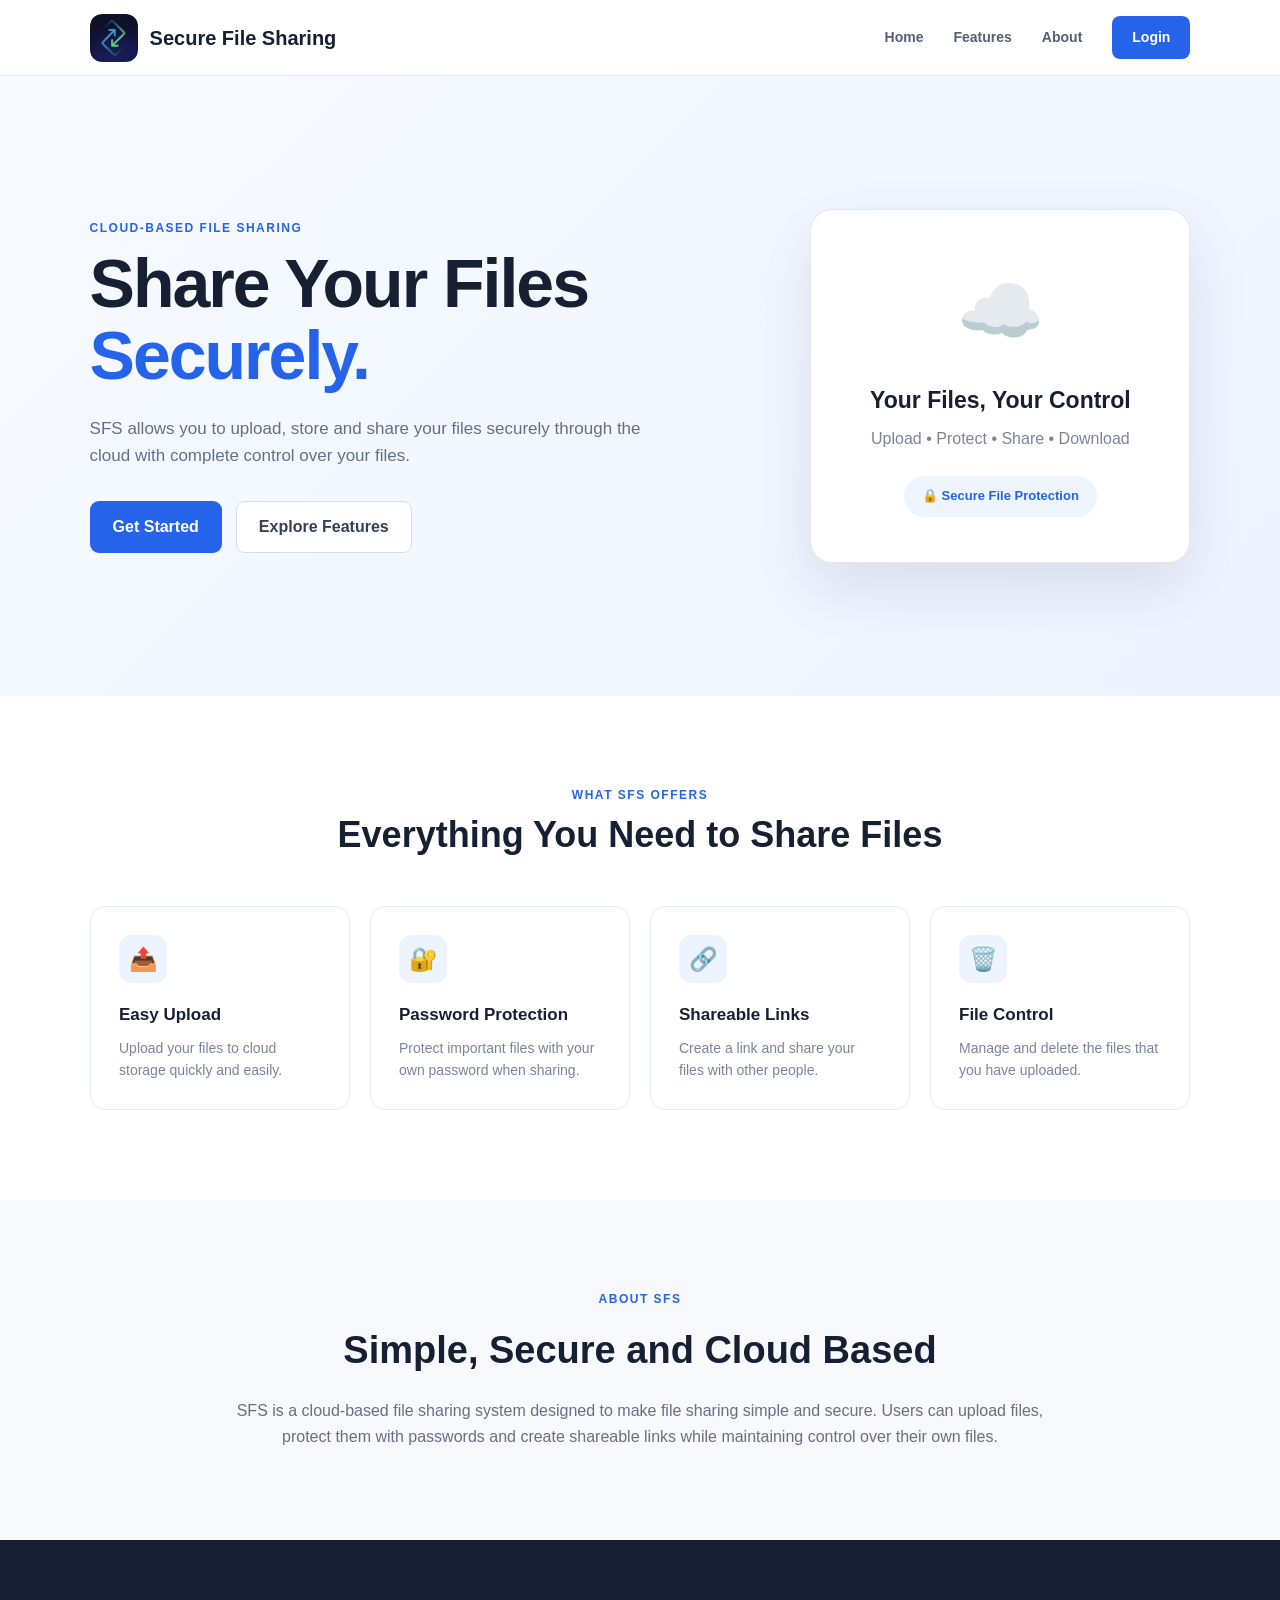
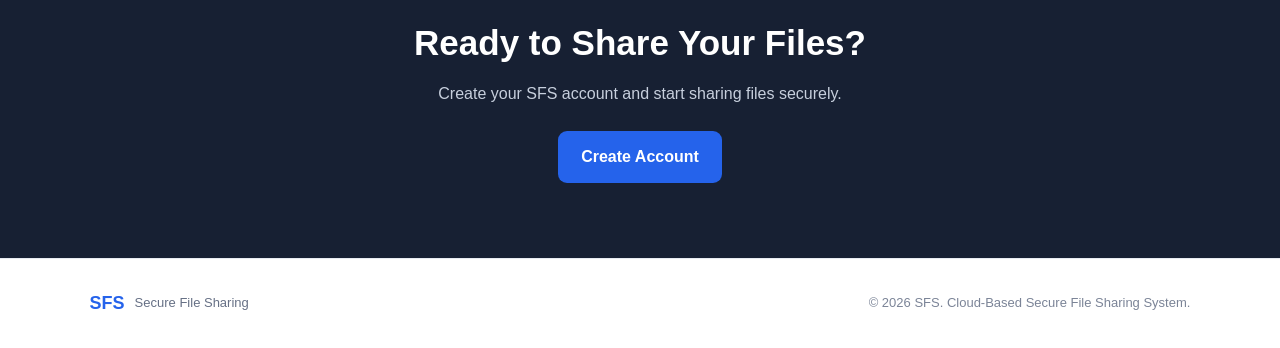
<file: index.html>
<!DOCTYPE html>
<html lang="en">
<head>
    <meta charset="UTF-8">
    <meta name="viewport" content="width=device-width, initial-scale=1.0">

    <title>SFS - Secure File Sharing</title>

    <link rel="stylesheet" href="css/style.css">
</head>

<body>

    <!-- Navigation Bar -->
    <header class="navbar">

        <div class="logoo">
            <span><img src="6d5656d0329ecddce92189ee7727ef29.jpg"></span>
            <p>Secure File Sharing</p>
        </div>

        <nav>
            <a href="index.html">Home</a>
            <a href="#features">Features</a>
            <a href="#about">About</a>
            <a href="login.html" class="login-btn">Login</a>
        </nav>

    </header>


    <!-- Hero Section -->
    <main>

        <section class="hero">

            <div class="hero-content">

                <p class="small-title">CLOUD-BASED FILE SHARING</p>

                <h1>
                    Share Your Files
                    <span>Securely.</span>
                </h1>

                <p class="hero-text">
                    SFS allows you to upload, store and share your files
                    securely through the cloud with complete control over
                    your files.
                </p>

                <div class="hero-buttons">
                    <a href="register.html" class="primary-btn">
                        Get Started
                    </a>

                    <a href="#features" class="secondary-btn">
                        Explore Features
                    </a>
                </div>

            </div>


            <!-- Hero Illustration -->
            <div class="hero-card">

                <div class="cloud-icon">☁️</div>

                <h3>Your Files, Your Control</h3>

                <p>
                    Upload • Protect • Share • Download
                </p>

                <div class="security">
                    🔒 Secure File Protection
                </div>

            </div>

        </section>


        <!-- Features Section -->
        <section id="features" class="features">

            <div class="section-heading">
                <p>WHAT SFS OFFERS</p>
                <h2>Everything You Need to Share Files</h2>
            </div>


            <div class="feature-container">

                <div class="feature-card">
                    <div class="feature-icon">📤</div>
                    <h3>Easy Upload</h3>
                    <p>
                        Upload your files to cloud storage quickly
                        and easily.
                    </p>
                </div>


                <div class="feature-card">
                    <div class="feature-icon">🔐</div>
                    <h3>Password Protection</h3>
                    <p>
                        Protect important files with your own
                        password when sharing.
                    </p>
                </div>


                <div class="feature-card">
                    <div class="feature-icon">🔗</div>
                    <h3>Shareable Links</h3>
                    <p>
                        Create a link and share your files with
                        other people.
                    </p>
                </div>


                <div class="feature-card">
                    <div class="feature-icon">🗑️</div>
                    <h3>File Control</h3>
                    <p>
                        Manage and delete the files that you
                        have uploaded.
                    </p>
                </div>

            </div>

        </section>


        <!-- About Section -->
        <section id="about" class="about">

            <div>
                <p class="small-title">ABOUT SFS</p>

                <h2>
                    Simple, Secure and Cloud Based
                </h2>

                <p>
                    SFS is a cloud-based file sharing system designed
                    to make file sharing simple and secure. Users can
                    upload files, protect them with passwords and create
                    shareable links while maintaining control over
                    their own files.
                </p>

            </div>

        </section>


        <!-- Call To Action -->
        <section class="cta">

            <h2>Ready to Share Your Files?</h2>

            <p>
                Create your SFS account and start sharing files securely.
            </p>

            <a href="register.html" class="primary-btn">
                Create Account
            </a>

        </section>

    </main>


    <!-- Footer -->
    <footer>

        <div class="footer-logo">
            <strong>SFS</strong>
            <span>Secure File Sharing</span>
        </div>

        <p>
            © 2026 SFS. Cloud-Based Secure File Sharing System.
        </p>

    </footer>

</body>
</html>
</file>
<file: css/style.css>
/* =========================================================
   SFS - SECURE FILE SHARING SYSTEM
   COMPLETE STYLESHEET
   Pages:
   - index.html
   - login.html
   - register.html
   - dashboard.html
   - share.html
========================================================= */

/* =========================================================
   1. RESET & GLOBAL STYLES
========================================================= */

* {
  margin: 0;
  padding: 0;
  box-sizing: border-box;
}

html {
  scroll-behavior: smooth;
}

body {
  font-family: Arial, Helvetica, sans-serif;
  background: #f7f9fc;
  color: #172033;
  line-height: 1.6;
}

a {
  text-decoration: none;
  color: inherit;
}

button,
input {
  font-family: inherit;
}

button {
  cursor: pointer;
}

.hidden {
  display: none !important;
}

/* =========================================================
   2. COMMON NAVIGATION BAR
========================================================= */

.navbar,
.dashboard-navbar {
  width: 100%;
  min-height: 76px;
  background: #ffffff;
  border-bottom: 1px solid #e7ebf2;

  display: flex;
  align-items: center;
  justify-content: space-between;

  padding: 0 7%;
}

.logo {
  display: flex;
  align-items: center;
  gap: 12px;
}

.logo span {
  width: 46px;
  height: 46px;

  display: flex;
  align-items: center;
  justify-content: center;

  background: #2563eb;
  color: white;

  border-radius: 12px;

  font-size: 18px;
  font-weight: 800;
}

.logo p {
  font-size: 15px;
  font-weight: 700;
  color: #172033;
}

.navbar nav {
  display: flex;
  align-items: center;
  gap: 30px;
}

.navbar nav a {
  color: #536078;
  font-size: 14px;
  font-weight: 600;

  transition: 0.2s ease;
}

.navbar nav a:hover {
  color: #2563eb;
}

.login-btn {
  background: #2563eb !important;
  color: #ffffff !important;

  padding: 10px 20px;
  border-radius: 8px;
}

.login-btn:hover {
  background: #1d4ed8 !important;
}

/* =========================================================
   3. HOME PAGE - HERO
========================================================= */

.hero {
  min-height: 620px;

  padding: 80px 7%;

  display: flex;
  align-items: center;
  justify-content: space-between;

  gap: 60px;

  background: linear-gradient(135deg, #f7faff 0%, #eef4ff 100%);
}

.hero-content {
  max-width: 620px;
}

.small-title {
  color: #2563eb;
  font-size: 12px;
  font-weight: 800;
  letter-spacing: 1.5px;
  margin-bottom: 10px;
}

.hero h1 {
  font-size: clamp(42px, 6vw, 68px);
  line-height: 1.05;
  letter-spacing: -2px;
  margin-bottom: 24px;
}

.hero h1 span {
  color: #2563eb;
}

.hero-text {
  color: #667085;
  font-size: 17px;
  max-width: 560px;
  margin-bottom: 32px;
}

.hero-buttons {
  display: flex;
  gap: 14px;
  flex-wrap: wrap;
}

/* Buttons */

.primary-btn,
.secondary-btn,
.auth-btn,
.download-btn,
.upload-main-btn,
.upload-small-btn {
  border: none;
  border-radius: 9px;

  font-weight: 700;

  transition: 0.2s ease;
}

.primary-btn {
  display: inline-block;

  padding: 13px 23px;

  background: #2563eb;
  color: #ffffff;
}

.primary-btn:hover {
  background: #1d4ed8;
  transform: translateY(-1px);
}

.secondary-btn {
  display: inline-block;

  padding: 12px 22px;

  border: 1px solid #d6dce8;

  background: #ffffff;
  color: #344054;
}

.secondary-btn:hover {
  border-color: #2563eb;
  color: #2563eb;
}

/* Hero Card */

.hero-card {
  width: 380px;
  min-height: 330px;

  padding: 45px 35px;

  background: #ffffff;

  border: 1px solid #e3e8f1;
  border-radius: 22px;

  box-shadow: 0 25px 60px rgba(30, 60, 100, 0.12);

  text-align: center;

  display: flex;
  flex-direction: column;
  align-items: center;
  justify-content: center;
}

.cloud-icon {
  font-size: 70px;
  margin-bottom: 15px;
}

.hero-card h3 {
  font-size: 23px;
  margin-bottom: 7px;
}

.hero-card p {
  color: #7b8497;
}

.security {
  margin-top: 25px;

  padding: 10px 18px;

  background: #eef5ff;
  color: #2563eb;

  border-radius: 50px;

  font-size: 13px;
  font-weight: 700;
}

/* =========================================================
   4. FEATURES
========================================================= */

.features {
  padding: 90px 7%;
  background: #ffffff;
}

.section-heading {
  text-align: center;
  max-width: 650px;
  margin: 0 auto 50px;
}

.section-heading p {
  color: #2563eb;
  font-size: 12px;
  font-weight: 800;
  letter-spacing: 1.5px;
}

.section-heading h2 {
  font-size: 36px;
  line-height: 1.2;
  margin-top: 8px;
}

.feature-container {
  max-width: 1100px;
  margin: auto;

  display: grid;
  grid-template-columns: repeat(4, 1fr);

  gap: 20px;
}

.feature-card {
  padding: 28px;

  border: 1px solid #e7ebf2;
  border-radius: 15px;

  background: #ffffff;

  transition: 0.2s ease;
}

.feature-card:hover {
  transform: translateY(-5px);

  box-shadow: 0 15px 35px rgba(30, 50, 80, 0.08);

  border-color: #d5e2ff;
}

.feature-icon {
  width: 48px;
  height: 48px;

  display: flex;
  align-items: center;
  justify-content: center;

  background: #eef4ff;

  border-radius: 12px;

  font-size: 23px;

  margin-bottom: 18px;
}

.feature-card h3 {
  font-size: 17px;
  margin-bottom: 8px;
}

.feature-card p {
  color: #7b8497;
  font-size: 14px;
}

/* =========================================================
   5. ABOUT SECTION
========================================================= */

.about {
  padding: 90px 7%;

  background: #f7f9fc;

  display: flex;
  justify-content: center;
}

.about > div {
  max-width: 850px;
  text-align: center;
}

.about h2 {
  font-size: 38px;
  margin-bottom: 18px;
}

.about p:last-child {
  color: #667085;
  font-size: 16px;
}

/* =========================================================
   6. CALL TO ACTION
========================================================= */

.cta {
  padding: 75px 20px;

  background: #172033;

  color: white;

  text-align: center;
}

.cta h2 {
  font-size: 35px;
  margin-bottom: 10px;
}

.cta p {
  color: #c7cfdd;
  margin-bottom: 25px;
}

/* =========================================================
   7. FOOTER
========================================================= */

footer {
  padding: 30px 7%;

  background: #ffffff;

  border-top: 1px solid #e7ebf2;

  display: flex;
  align-items: center;
  justify-content: space-between;

  color: #7b8497;

  font-size: 13px;
}

.footer-logo {
  display: flex;
  align-items: center;
  gap: 10px;
}

.footer-logo strong {
  color: #2563eb;
  font-size: 18px;
}

.footer-logo span {
  color: #667085;
}

/* =========================================================
   8. LOGIN / REGISTER AUTH PAGES
========================================================= */

.auth-container {
  min-height: calc(100vh - 76px);

  padding: 60px 20px;

  display: flex;
  align-items: center;
  justify-content: center;

  background: #f7f9fc;
}

.auth-card {
  width: 100%;
  max-width: 450px;

  background: #ffffff;

  padding: 38px;

  border: 1px solid #e3e8f1;
  border-radius: 18px;

  box-shadow: 0 15px 45px rgba(30, 50, 80, 0.08);
}

.auth-header {
  text-align: center;
  margin-bottom: 30px;
}

.auth-icon {
  width: 60px;
  height: 60px;

  margin: 0 auto 15px;

  display: flex;
  align-items: center;
  justify-content: center;

  background: #eef4ff;

  border-radius: 16px;

  font-size: 28px;
}

.auth-header h1 {
  font-size: 28px;
  margin-bottom: 5px;
}

.auth-header p {
  color: #7b8497;
  font-size: 14px;
}

/* Form */

.form-group {
  margin-bottom: 19px;
}

.form-group label {
  display: block;

  margin-bottom: 7px;

  font-size: 13px;
  font-weight: 700;

  color: #344054;
}

.form-group input {
  width: 100%;

  height: 46px;

  padding: 0 13px;

  border: 1px solid #d6dce8;
  border-radius: 8px;

  outline: none;

  background: #ffffff;

  font-size: 14px;

  transition: 0.2s ease;
}

.form-group input:focus {
  border-color: #2563eb;

  box-shadow: 0 0 0 3px rgba(37, 99, 235, 0.1);
}

.form-group small {
  display: block;

  margin-top: 5px;

  color: #98a2b3;

  font-size: 11px;
}

/* Password */

.password-box {
  position: relative;
}

.password-box input {
  padding-right: 65px;
}

.show-password {
  position: absolute;

  right: 9px;
  top: 50%;

  transform: translateY(-50%);

  border: none;
  background: transparent;

  color: #2563eb;

  font-size: 12px;
  font-weight: 700;
}

/* Login Options */

.login-options {
  display: flex;

  align-items: center;
  justify-content: space-between;

  margin-bottom: 22px;

  font-size: 12px;
}

.remember {
  display: flex;
  align-items: center;
  gap: 6px;

  color: #667085;
}

.remember input {
  accent-color: #2563eb;
}

.login-options a {
  color: #2563eb;
  font-weight: 700;
}

/* Auth Button */

.auth-btn {
  width: 100%;

  height: 47px;

  background: #2563eb;
  color: #ffffff;

  font-size: 14px;
}

.auth-btn:hover {
  background: #1d4ed8;
}

/* Terms */

.terms {
  margin: 18px 0;

  color: #667085;

  font-size: 12px;
}

.terms label {
  display: flex;
  gap: 8px;
  align-items: flex-start;
}

.terms input {
  margin-top: 3px;
  accent-color: #2563eb;
}

.terms a {
  color: #2563eb;
  font-weight: 700;
}

/* Messages */

.form-message {
  margin-top: 12px;

  text-align: center;

  font-size: 13px;
  font-weight: 600;
}

/* Auth Footer */

.auth-footer {
  text-align: center;

  margin-top: 25px;
  padding-top: 20px;

  border-top: 1px solid #edf0f5;

  color: #667085;

  font-size: 13px;
}

.auth-footer a {
  color: #2563eb;
  font-weight: 700;
}

/* =========================================================
   9. DASHBOARD NAVBAR
========================================================= */

.dashboard-navbar {
  position: sticky;
  top: 0;
  z-index: 100;

  background: #ffffff;
}

.user-menu {
  display: flex;
  align-items: center;
  gap: 15px;
}

.user-menu span {
  color: #536078;
  font-size: 13px;
  font-weight: 600;
}

.logout-btn {
  border: 1px solid #e0e5ed;

  background: #ffffff;

  color: #344054;

  padding: 9px 15px;

  border-radius: 7px;

  font-size: 12px;
  font-weight: 700;
}

.logout-btn:hover {
  color: #dc2626;
  border-color: #fecaca;
}

/* =========================================================
   10. DASHBOARD CONTAINER
========================================================= */

.dashboard-container {
  width: 100%;
  max-width: 1350px;

  margin: auto;

  padding: 45px 5%;
}

.dashboard-welcome {
  display: flex;
  align-items: center;
  justify-content: space-between;

  margin-bottom: 30px;
}

.dashboard-welcome h1 {
  font-size: 32px;
  line-height: 1.2;

  margin-bottom: 5px;
}

.dashboard-welcome p:last-child {
  color: #7b8497;
}

.upload-main-btn {
  background: #2563eb;
  color: white;

  padding: 13px 20px;
}

.upload-main-btn:hover {
  background: #1d4ed8;
}

/* =========================================================
   11. DASHBOARD STATISTICS
========================================================= */

.stats-container {
  display: grid;

  grid-template-columns: repeat(4, 1fr);

  gap: 18px;

  margin-bottom: 40px;
}

.stat-card {
  padding: 22px;

  background: #ffffff;

  border: 1px solid #e4e9f1;

  border-radius: 13px;

  display: flex;
  align-items: center;

  gap: 15px;
}

.stat-icon {
  width: 45px;
  height: 45px;

  display: flex;
  align-items: center;
  justify-content: center;

  background: #eef4ff;

  border-radius: 11px;

  font-size: 21px;
}

.stat-card p {
  color: #7b8497;

  font-size: 12px;
  margin-bottom: 2px;
}

.stat-card h2 {
  font-size: 22px;
}

/* =========================================================
   12. FILE MANAGEMENT
========================================================= */

.file-section {
  background: #ffffff;

  border: 1px solid #e4e9f1;

  border-radius: 15px;

  padding: 25px;

  margin-bottom: 35px;
}

.file-section-header {
  display: flex;

  justify-content: space-between;
  align-items: flex-end;

  gap: 20px;

  margin-bottom: 25px;
}

.file-section-header h2 {
  font-size: 25px;
}

/* Search */

.search-box {
  width: 280px;

  height: 42px;

  display: flex;
  align-items: center;

  gap: 8px;

  padding: 0 12px;

  border: 1px solid #d6dce8;

  border-radius: 8px;

  background: #ffffff;
}

.search-box span {
  font-size: 14px;
}

.search-box input {
  width: 100%;

  border: none;
  outline: none;

  font-size: 13px;
}

/* Filters */

.file-filters {
  display: flex;
  gap: 8px;

  margin-bottom: 18px;
}

.filter-btn {
  padding: 8px 14px;

  border: 1px solid #dce2eb;

  background: #ffffff;

  color: #667085;

  border-radius: 7px;

  font-size: 12px;
  font-weight: 700;
}

.filter-btn:hover,
.filter-btn.active {
  background: #eef4ff;
  border-color: #cbdcff;
  color: #2563eb;
}

/* =========================================================
   13. FILE TABLE
========================================================= */

.file-table-container {
  width: 100%;
  overflow-x: auto;
}

.file-table {
  width: 100%;

  border-collapse: collapse;

  min-width: 800px;
}

.file-table th {
  text-align: left;

  padding: 13px;

  background: #f8fafc;

  color: #667085;

  font-size: 11px;

  text-transform: uppercase;

  letter-spacing: 0.5px;
}

.file-table td {
  padding: 15px 13px;

  border-bottom: 1px solid #edf0f5;

  font-size: 13px;
}

.file-table tbody tr:hover {
  background: #fbfcfe;
}

.empty-files {
  text-align: center !important;

  padding: 60px 20px !important;

  color: #7b8497;
}

.empty-icon {
  font-size: 45px;
  margin-bottom: 10px;
}

.empty-files h3 {
  color: #344054;
  margin-bottom: 4px;
}

.empty-files p {
  font-size: 13px;
  margin-bottom: 15px;
}

.upload-small-btn {
  background: #2563eb;
  color: #ffffff;

  padding: 9px 15px;

  font-size: 12px;
}

/* =========================================================
   14. RECENT ACTIVITY
========================================================= */

.activity-section {
  background: #ffffff;

  border: 1px solid #e4e9f1;

  border-radius: 15px;

  padding: 25px;
}

.section-heading-left {
  margin-bottom: 20px;
}

.section-heading-left h2 {
  font-size: 24px;
}

.activity-list {
  display: flex;
  flex-direction: column;
}

.activity-empty {
  padding: 35px;

  text-align: center;

  color: #98a2b3;

  font-size: 13px;
}

.activity-empty span {
  display: block;

  font-size: 30px;

  margin-bottom: 8px;
}

/* =========================================================
   15. UPLOAD MODAL
========================================================= */

.modal {
  position: fixed;

  inset: 0;

  z-index: 1000;

  background: rgba(15, 23, 42, 0.55);

  display: flex;

  align-items: center;
  justify-content: center;

  padding: 20px;
}

.modal-content {
  width: 100%;
  max-width: 530px;

  max-height: 90vh;

  overflow-y: auto;

  background: #ffffff;

  border-radius: 17px;

  padding: 30px;

  box-shadow: 0 25px 70px rgba(0, 0, 0, 0.18);
}

.modal-header {
  display: flex;

  align-items: flex-start;
  justify-content: space-between;

  margin-bottom: 25px;
}

.modal-header h2 {
  font-size: 25px;
}

.close-modal {
  width: 34px;
  height: 34px;

  border: none;

  background: #f2f4f7;

  border-radius: 8px;

  font-size: 22px;

  color: #667085;
}

.close-modal:hover {
  background: #e9edf3;
}

/* Upload Area */

.file-upload-area {
  padding: 30px 20px;

  text-align: center;

  border: 2px dashed #cbd5e1;

  border-radius: 13px;

  background: #f8fafc;

  margin-bottom: 22px;
}

.upload-icon {
  font-size: 40px;

  margin-bottom: 8px;
}

.file-upload-area h3 {
  font-size: 16px;
}

.file-upload-area p {
  color: #7b8497;

  font-size: 13px;

  margin-bottom: 15px;
}

.file-upload-area input {
  max-width: 100%;

  font-size: 12px;
}

/* Password Protection */

.protection-option {
  display: flex;

  align-items: center;
  justify-content: space-between;

  gap: 15px;

  padding: 15px;

  background: #f8fafc;

  border: 1px solid #e6eaf0;

  border-radius: 10px;

  margin-bottom: 18px;
}

.protection-option h3 {
  font-size: 14px;

  margin-bottom: 3px;
}

.protection-option p {
  color: #7b8497;

  font-size: 11px;
}

/* Toggle */

.switch {
  position: relative;

  width: 48px;
  height: 26px;

  flex-shrink: 0;
}

.switch input {
  opacity: 0;

  width: 0;
  height: 0;
}

.slider {
  position: absolute;

  inset: 0;

  background: #cbd5e1;

  border-radius: 30px;

  transition: 0.2s;
}

.slider::before {
  content: "";

  position: absolute;

  width: 20px;
  height: 20px;

  left: 3px;
  top: 3px;

  background: white;

  border-radius: 50%;

  transition: 0.2s;
}

.switch input:checked + .slider {
  background: #2563eb;
}

.switch input:checked + .slider::before {
  transform: translateX(22px);
}

/* =========================================================
   16. SHARE PAGE
========================================================= */

.share-container {
  min-height: calc(100vh - 76px);

  padding: 60px 20px;

  display: flex;
  align-items: center;
  justify-content: center;

  background: #f7f9fc;
}

.share-card {
  width: 100%;

  max-width: 620px;

  padding: 45px;

  background: #ffffff;

  border: 1px solid #e3e8f1;

  border-radius: 18px;

  box-shadow: 0 18px 50px rgba(30, 50, 80, 0.08);

  text-align: center;
}

.share-logo {
  width: 70px;
  height: 70px;

  margin: 0 auto 20px;

  display: flex;
  align-items: center;
  justify-content: center;

  background: #eef4ff;

  border-radius: 18px;

  font-size: 35px;
}

.share-card h1 {
  font-size: 29px;

  line-height: 1.2;

  margin-bottom: 8px;

  word-break: break-word;
}

.share-card > div > p {
  color: #7b8497;

  font-size: 14px;
}

/* Shared File Details */

.shared-file-details {
  display: grid;

  grid-template-columns: repeat(3, 1fr);

  gap: 10px;

  margin: 25px 0;
}

.shared-file-details > div {
  padding: 13px 8px;

  background: #f8fafc;

  border-radius: 9px;
}

.shared-file-details span {
  display: block;

  font-size: 20px;

  margin-bottom: 4px;
}

.shared-file-details p {
  color: #667085;

  font-size: 11px;
}

.shared-file-details strong {
  display: block;

  color: #344054;

  font-size: 12px;
}

/* Protection */

.protection-message,
.unprotected-message {
  padding: 25px;

  margin-top: 20px;

  border-radius: 12px;
}

.protection-message {
  background: #fff8e6;

  border: 1px solid #f8e2a8;
}

.unprotected-message {
  background: #effcf5;

  border: 1px solid #c8efd9;
}

.large-security-icon {
  font-size: 35px;

  margin-bottom: 8px;
}

.protection-message h2,
.unprotected-message h2 {
  font-size: 19px;

  margin-bottom: 5px;
}

.protection-message p,
.unprotected-message p {
  color: #667085;

  font-size: 13px;

  margin-bottom: 18px;
}

/* Download */

.download-btn {
  min-width: 190px;

  padding: 12px 20px;

  background: #2563eb;

  color: white;

  font-size: 13px;
}

.download-btn:hover {
  background: #1d4ed8;
}

/* Share Information */

.share-information {
  display: flex;

  justify-content: center;

  gap: 30px;

  margin-top: 25px;

  padding-top: 20px;

  border-top: 1px solid #edf0f5;
}

.share-information > div {
  display: flex;

  align-items: center;

  gap: 7px;
}

.share-information span {
  font-size: 16px;
}

.share-information p {
  color: #667085;

  font-size: 11px;
}

.share-information strong {
  color: #344054;
}

/* Expiration */

.expiration-message {
  margin-top: 18px;

  padding: 10px;

  border-radius: 7px;

  background: #fff4e5;

  color: #b45309;

  font-size: 11px;

  font-weight: 700;
}

/* Error */

.error-icon {
  font-size: 55px;

  margin-bottom: 12px;
}

#errorState h1 {
  margin-bottom: 10px;
}

#errorState p {
  color: #7b8497;

  margin-bottom: 25px;
}

/* Loading */

.loading-spinner {
  width: 32px;
  height: 32px;

  margin: 20px auto;

  border: 3px solid #e5e7eb;

  border-top-color: #2563eb;

  border-radius: 50%;

  animation: spin 0.8s linear infinite;
}

@keyframes spin {
  from {
    transform: rotate(0deg);
  }

  to {
    transform: rotate(360deg);
  }
}

/* =========================================================
   17. RESPONSIVE DESIGN - TABLET
========================================================= */

@media (max-width: 1000px) {
  .feature-container {
    grid-template-columns: repeat(2, 1fr);
  }

  .stats-container {
    grid-template-columns: repeat(2, 1fr);
  }

  .hero {
    padding-top: 60px;
    padding-bottom: 60px;
  }
}

/* =========================================================
   18. RESPONSIVE DESIGN - MOBILE
========================================================= */

@media (max-width: 700px) {
  /* Navbar */

  .navbar,
  .dashboard-navbar {
    padding: 14px 5%;

    flex-wrap: wrap;

    gap: 15px;
  }

  .navbar nav {
    width: 100%;

    justify-content: center;

    gap: 15px;
  }

  .navbar nav a {
    font-size: 12px;
  }

  .logo p {
    display: none;
  }

  /* Hero */

  .hero {
    min-height: auto;

    padding: 60px 5%;

    flex-direction: column;

    text-align: center;
  }

  .hero h1 {
    font-size: 43px;
  }

  .hero-text {
    font-size: 14px;
  }

  .hero-buttons {
    justify-content: center;
  }

  .hero-card {
    width: 100%;

    max-width: 380px;
  }

  /* Features */

  .features {
    padding: 60px 5%;
  }

  .section-heading h2 {
    font-size: 29px;
  }

  .feature-container {
    grid-template-columns: 1fr;
  }

  /* About */

  .about {
    padding: 60px 5%;
  }

  .about h2 {
    font-size: 30px;
  }

  /* CTA */

  .cta h2 {
    font-size: 28px;
  }

  /* Footer */

  footer {
    flex-direction: column;

    gap: 12px;

    text-align: center;
  }

  /* Auth */

  .auth-container {
    padding: 35px 15px;
  }

  .auth-card {
    padding: 27px 22px;
  }

  /* Dashboard */

  .dashboard-container {
    padding: 30px 4%;
  }

  .dashboard-welcome {
    align-items: flex-start;

    flex-direction: column;

    gap: 18px;
  }

  .dashboard-welcome h1 {
    font-size: 27px;
  }

  .stats-container {
    grid-template-columns: 1fr;
  }

  .file-section,
  .activity-section {
    padding: 18px;
  }

  .file-section-header {
    align-items: stretch;

    flex-direction: column;
  }

  .search-box {
    width: 100%;
  }

  /* Dashboard User Menu */

  .user-menu span {
    display: none;
  }

  /* Modal */

  .modal-content {
    padding: 23px;

    max-height: 94vh;
  }

  /* Share */

  .share-container {
    padding: 35px 15px;
  }

  .share-card {
    padding: 30px 20px;
  }

  .share-card h1 {
    font-size: 24px;
  }

  .shared-file-details {
    grid-template-columns: 1fr;
  }

  .share-information {
    flex-direction: column;

    gap: 10px;
  }
}

/* =========================================================
   19. VERY SMALL MOBILE
========================================================= */

@media (max-width: 400px) {
  .hero h1 {
    font-size: 36px;
  }

  .hero-card {
    padding: 30px 20px;
  }

  .auth-card {
    padding: 23px 17px;
  }

  .dashboard-welcome h1 {
    font-size: 24px;
  }

  .file-filters {
    flex-wrap: wrap;
  }
}


/*==========================================================
for new logo 
================================================================*/
.logoo {
    display: flex;
    align-items: center;
    gap: 12px;
    padding: 8px 0;
}

.logoo span {
    width: 48px;
    height: 48px;
    display: flex;
    align-items: center;
    justify-content: center;
    overflow: hidden;
    border-radius: 12px;
    flex-shrink: 0;
}

.logoo span img {
    width: 100%;
    height: 100%;
    object-fit: cover;
    display: block;
}

.logoo p {
    margin: 0;
    font-size: 20px;
    font-weight: 700;
    line-height: 1.2;
    white-space: nowrap;
}
</file>
